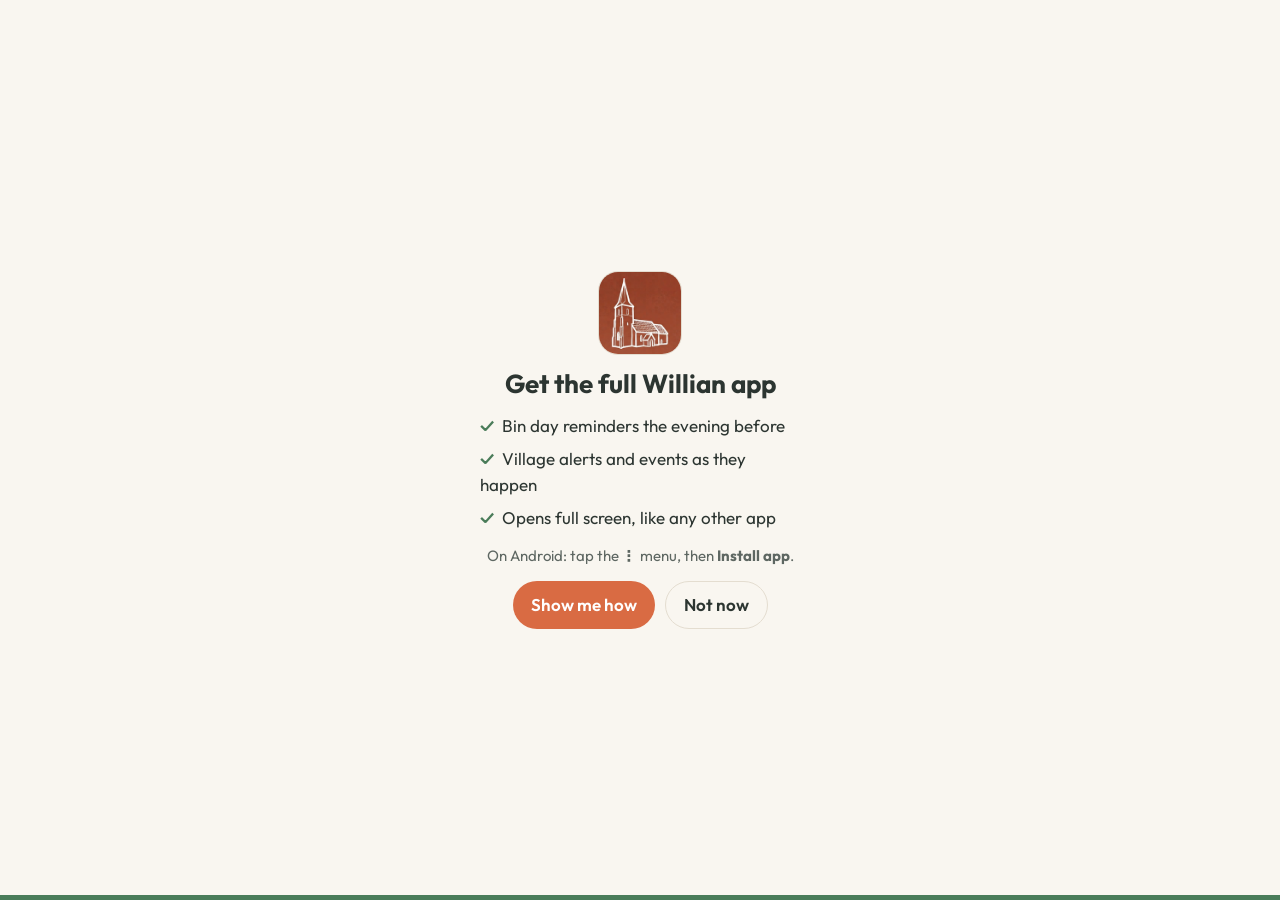
<file: index.html>
<!DOCTYPE html>
<html lang="en">
<head>
<meta charset="utf-8">
<meta name="viewport" content="width=device-width, initial-scale=1, viewport-fit=cover">
<meta name="theme-color" content="#F9F6F0">
<link rel="manifest" href="manifest.json">
<link rel="icon" href="icons/favicon-32.png">
<link rel="apple-touch-icon" href="icons/apple-touch-icon.png">
<meta name="apple-mobile-web-app-capable" content="yes">
<meta name="apple-mobile-web-app-title" content="Willian">
<link rel="preconnect" href="https://fonts.googleapis.com">
<link rel="preconnect" href="https://fonts.gstatic.com" crossorigin>
<link rel="stylesheet" href="https://fonts.googleapis.com/css2?family=Outfit:wght@400;500;600;700;800&display=swap">
<link rel="stylesheet" href="css/app.css">
<script src="js/theme.js"></script>
<title>Willian</title>
</head>
<body>
<header class="bar"><div class="bar-in">
  <a class="brand" href="./"><img src="icons/icon-192.png" alt="" width="34" height="34"><span>Willian</span></a>
  <!-- Admin-only: hidden unless this phone has signed in on admin.html -->
  <a class="ib admin" id="admin" href="admin.html" aria-label="Admin" hidden>!</a>
  <a class="ib" href="profile.html" aria-label="Profile"><svg viewBox="0 0 24 24" fill="none" stroke="currentColor" stroke-width="1.8" stroke-linecap="round" aria-hidden="true"><circle cx="12" cy="8" r="4"/><path d="M4 21a8 8 0 0 1 16 0"/></svg></a>
  <a class="ib" href="settings.html" aria-label="Settings"><svg viewBox="0 0 24 24" fill="none" stroke="currentColor" stroke-width="1.8" stroke-linecap="round" stroke-linejoin="round" aria-hidden="true"><circle cx="12" cy="12" r="3"/><path d="M19.4 15a1.7 1.7 0 0 0 .3 1.8l.1.1a2 2 0 1 1-2.8 2.8l-.1-.1a1.7 1.7 0 0 0-1.8-.3 1.7 1.7 0 0 0-1 1.5V21a2 2 0 1 1-4 0v-.1a1.7 1.7 0 0 0-1.1-1.5 1.7 1.7 0 0 0-1.8.3l-.1.1a2 2 0 1 1-2.8-2.8l.1-.1a1.7 1.7 0 0 0 .3-1.8 1.7 1.7 0 0 0-1.5-1H3a2 2 0 1 1 0-4h.1a1.7 1.7 0 0 0 1.5-1.1 1.7 1.7 0 0 0-.3-1.8l-.1-.1a2 2 0 1 1 2.8-2.8l.1.1a1.7 1.7 0 0 0 1.8.3H9a1.7 1.7 0 0 0 1-1.5V3a2 2 0 1 1 4 0v.1a1.7 1.7 0 0 0 1 1.5 1.7 1.7 0 0 0 1.8-.3l.1-.1a2 2 0 1 1 2.8 2.8l-.1.1a1.7 1.7 0 0 0-.3 1.8V9a1.7 1.7 0 0 0 1.5 1H21a2 2 0 1 1 0 4h-.1a1.7 1.7 0 0 0-1.5 1z"/></svg></a>
  <a class="ib" href="about.html" aria-label="About us"><svg viewBox="0 0 24 24" aria-hidden="true" style="fill:none"><path d="M2 15l4.5-4.5L11 15" stroke="#4A7C59" stroke-width="2.4" stroke-linecap="round" stroke-linejoin="round"/><path d="M7 12.5l5-6 5 6" stroke="#D96B43" stroke-width="2.4" stroke-linecap="round" stroke-linejoin="round"/><path d="M13 15l4.5-4.5L22 15" stroke="#E8A838" stroke-width="2.4" stroke-linecap="round" stroke-linejoin="round"/><circle cx="12" cy="17.5" r="2" fill="#E8A838"/></svg></a>
</div></header>

<main class="wrap">
  <a class="banner" id="inst" href="install.html" hidden>
    <svg viewBox="0 0 24 24" width="24" height="24" fill="none" stroke="currentColor" stroke-width="1.8" stroke-linecap="round" stroke-linejoin="round" aria-hidden="true"><path d="M12 3v12M7 10l5 5 5-5M5 21h14"/></svg>
    <b>Add Willian to your home screen</b>
    <button class="x" id="instx" aria-label="Hide">&times;</button>
  </a>
  <nav class="grid" id="grid" aria-label="Willian"></nav>
  <p class="ver" id="ver"></p>
</main>

<script src="js/data.js"></script>
<script>
document.getElementById('grid').innerHTML = PLACES.filter(p => !p.hidden).map(p =>
  '<a class="tile' + (p.id === 'yourway' ? ' yay' : '') + (p.photo ? ' photo' : '') + '"' + (p.photo ? ' style="--photo:url(' + new URL(p.photo, location.href).href + ')"' : '') + ' href="place.html?p=' + p.id + '">' + svg(p.id) + '<b>' + p.name + '</b></a>').join('');
document.getElementById('ver').textContent = 'v' + VERSION;
// Install nudge: only in a normal browser tab, until dismissed
const standalone = matchMedia('(display-mode: standalone)').matches || navigator.standalone;
let hid = false; try { hid = localStorage.getItem('willian.instHidden') === '1'; if (localStorage.getItem('willian.admin') === '1') document.getElementById('admin').hidden = false; } catch (e) {}
if (!standalone && !hid) document.getElementById('inst').hidden = false;
document.getElementById('instx').onclick = e => {
  e.preventDefault(); document.getElementById('inst').hidden = true;
  try { localStorage.setItem('willian.instHidden', '1'); } catch (err) {}
};
// Install splash: people using Willian in a normal browser tab (not from the home screen) get a 4-second "get the full app" screen
// with what they would miss. Skipped for installed phones, the admin, and after 5 showings. Add ?splash=1 to the address to preview it.
(function () {
  const force = new URLSearchParams(location.search).has('splash');
  if (standalone && !force) return;
  try {
    if (!force) {
      if (localStorage.getItem('willian.installSent') === '1' || localStorage.getItem('willian.admin') === '1') return;
      if (sessionStorage.getItem('willian.splashShown') === '1') return;
      const n = +localStorage.getItem('willian.splashCount') || 0;
      if (n >= 5) return;
      localStorage.setItem('willian.splashCount', String(n + 1));
    }
    sessionStorage.setItem('willian.splashShown', '1');
  } catch (e) {}
  const ios = /iPhone|iPad|iPod/.test(navigator.userAgent) || (navigator.platform === 'MacIntel' && navigator.maxTouchPoints > 1);
  const how = ios ? 'On iPhone: tap <b>Share</b>, then <b>Add to Home Screen</b>.' : 'On Android: tap the <b>&#8942;</b> menu, then <b>Install app</b>.';
  const el = document.createElement('div');
  el.id = 'splash'; el.setAttribute('role', 'dialog'); el.setAttribute('aria-label', 'Get the full Willian app');
  el.innerHTML = '<img src="icons/icon-192.png" alt="" width="84" height="84">'
    + '<h2>Get the full Willian app</h2>'
    + '<ul><li>Bin day reminders the evening before</li><li>Village alerts and events as they happen</li><li>Opens full screen, like any other app</li></ul>'
    + '<p class="how">' + how + '</p>'
    + '<div class="btns"><a class="btn terra" href="install.html" id="splashgo">Show me how</a><button class="btn ghost" id="splashx">Not now</button></div>'
    + '<div class="timer"><i></i></div>';
  document.body.appendChild(el);
  let t = setTimeout(close, 4000);
  function close() { clearTimeout(t); el.classList.add('out'); setTimeout(() => el.remove(), 350); }
  document.getElementById('splashx').onclick = close;
  document.getElementById('splashgo').onclick = () => clearTimeout(t);
})();
// Loads the database code on demand (villagers browsing the home screen never download it unless it is needed)
let dbP; const loadDb = () => dbP || (dbP = (async () => {
  const load = src => new Promise((ok, no) => { const s = document.createElement('script'); s.src = src; s.onload = ok; s.onerror = no; document.head.appendChild(s); });
  await load('https://cdn.jsdelivr.net/npm/@supabase/supabase-js@2'); await load('js/db.js');
})());
// Admin only: red badge on "!" counting what's waiting (ideas, messages, tradespeople). Loads the database code
// only when this phone is signed in as admin, so villagers never download it on the home screen.
(async () => {
  let isAdm = false; try { isAdm = localStorage.getItem('willian.admin') === '1'; } catch (e) {}
  if (!isAdm) return;
  const load = src => new Promise((ok, no) => { const s = document.createElement('script'); s.src = src; s.onload = ok; s.onerror = no; document.head.appendChild(s); });
  try {
    await loadDb();
    if (!(await isAdmin())) return;
    const n = async t => (await sb.from(t).select('id', { count: 'exact', head: true }).eq('village', VILLAGE).eq('status', 'pending')).count || 0;
    const drafts = (await sb.from('digests').select('id', { count: 'exact', head: true }).eq('village', VILLAGE).eq('status', 'draft')).count || 0;
    const total = drafts + (await Promise.all(['requests', 'posts', 'trades'].map(n))).reduce((a, b) => a + b, 0);
    if (total) {
      const b = document.createElement('span'); b.className = 'badge'; b.textContent = total > 9 ? '9+' : total;
      document.getElementById('admin').appendChild(b);
      document.getElementById('admin').setAttribute('aria-label', 'Admin, ' + total + ' waiting');
    }
    if (navigator.setAppBadge) { total ? navigator.setAppBadge(total) : navigator.clearAppBadge(); }
  } catch (e) {}
})();
// First time this phone opens the app from its home screen (an installed copy): record it once, so the admin gets an alert.
(async () => {
  const installed = matchMedia('(display-mode: standalone)').matches || navigator.standalone === true;
  if (!installed) return;
  try { if (localStorage.getItem('willian.installSent') === '1') return; } catch (e) { return; }
  try {
    await loadDb();
    const me = await ensureUser(), ua = navigator.userAgent;
    const platform = /iPhone|iPad|iPod/.test(ua) ? 'ios' : /Android/.test(ua) ? 'android' : 'other';
    const { error } = await sb.from('installs').upsert({ user_id: me.id, platform }, { onConflict: 'user_id', ignoreDuplicates: true });
    if (!error) localStorage.setItem('willian.installSent', '1');
  } catch (e) {}
})();
if ('serviceWorker' in navigator) navigator.serviceWorker.register('sw.js').catch(() => {});
</script>
</body>
</html>
</file>
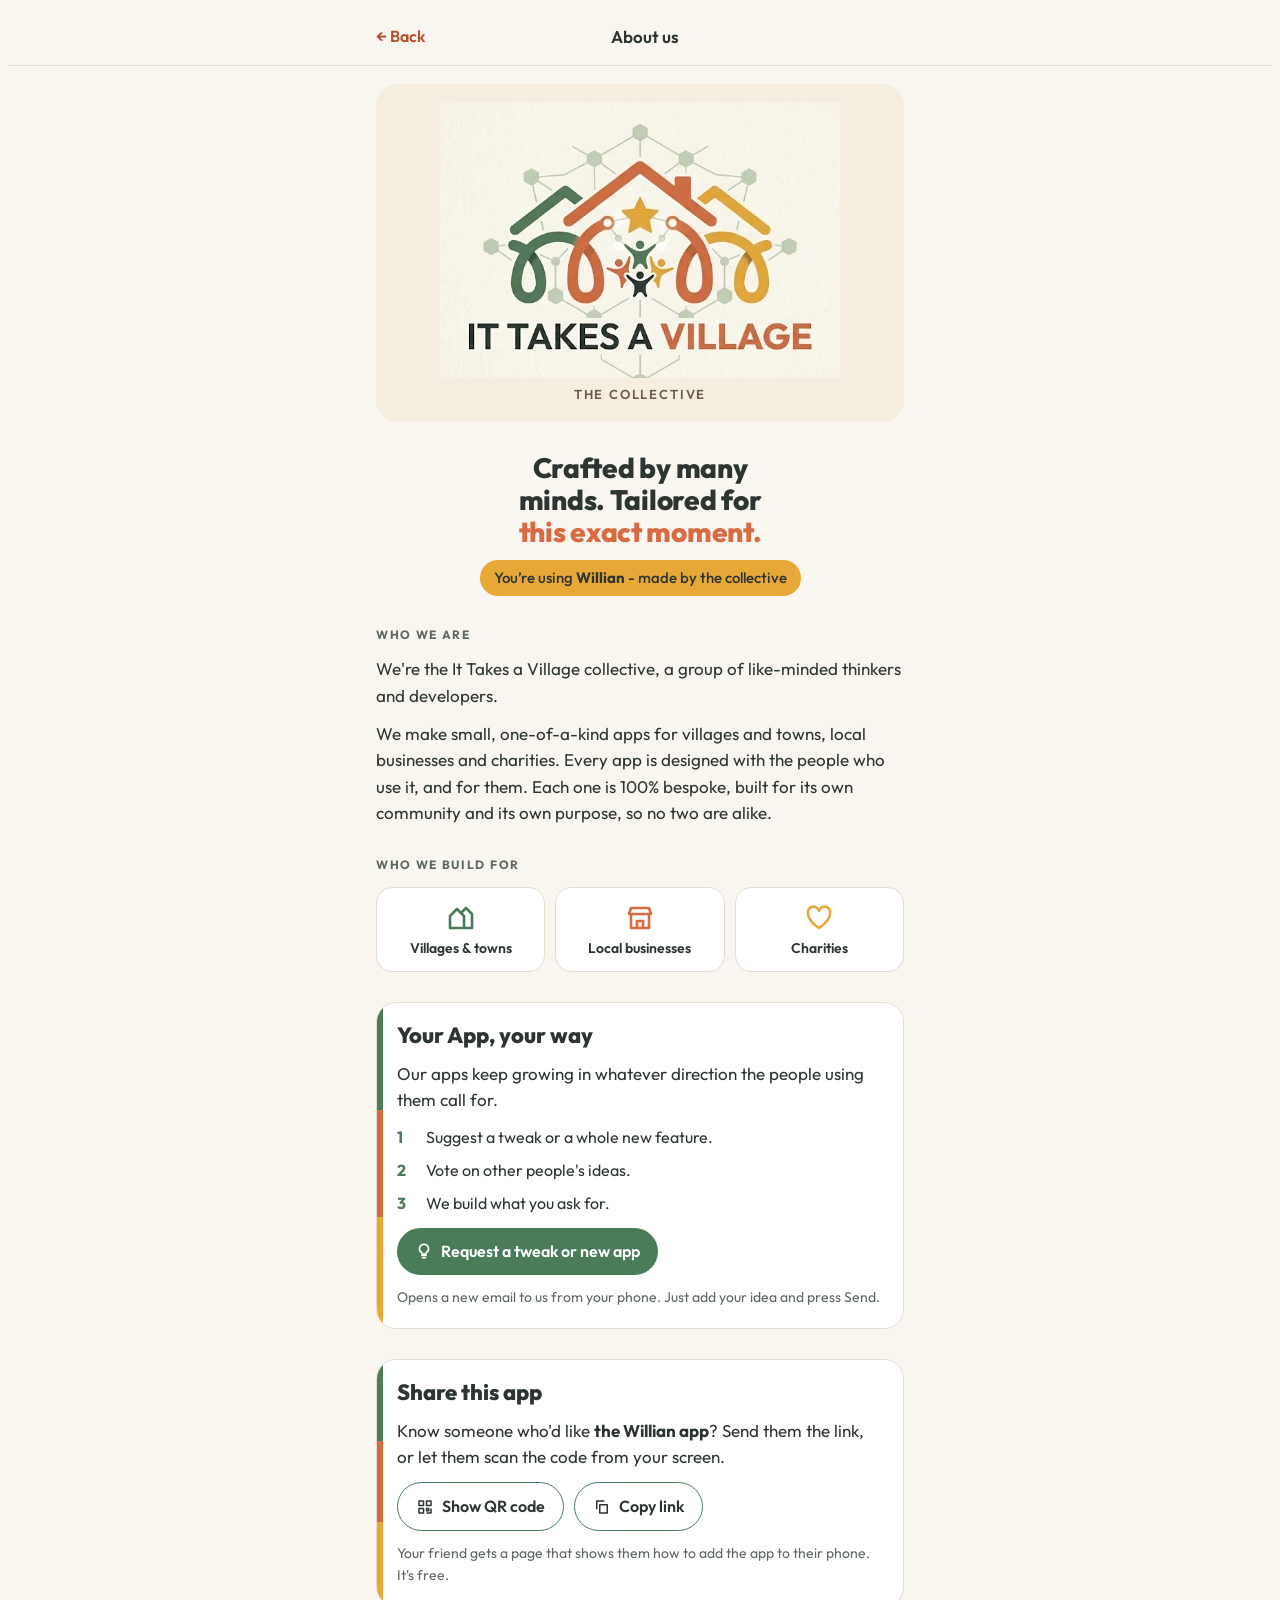
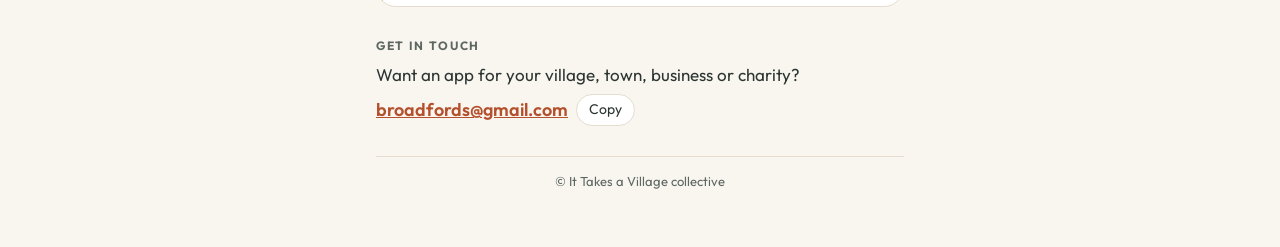
<file: about.html>
<!DOCTYPE html>
<html lang="en">
<head>
<meta charset="utf-8">
<meta name="viewport" content="width=device-width, initial-scale=1, viewport-fit=cover">
<meta name="theme-color" content="#F9F6F0">
<title>About us · Willian</title>
<link rel="icon" href="icons/favicon-32.png">
<script src="js/theme.js"></script>
<link rel="preconnect" href="https://fonts.googleapis.com">
<link rel="preconnect" href="https://fonts.gstatic.com" crossorigin>
<link rel="stylesheet" href="https://fonts.googleapis.com/css2?family=Outfit:wght@400;500;600;700;800&display=swap">
<style>
/* Layout: in-app About screen; one phone column; cream logo plaque, then story, who-we-build-for trio, Your-App-your-way panel, contact */
:root{
  --cream:#F9F6F0; --plaque:#F4EDE0; --surface:#FFFFFF; --ink:#2C3531; --muted:#5E6762; --line:#E4DDD0;
  --terra:#D96B43; --terra-ink:#B4502C; --sage:#4A7C59; --gold:#E8A838;
  --on-terra:#FFFFFF; --on-sage:#FFFFFF; --on-gold:#2C3531;
  --font:"Outfit", system-ui, -apple-system, "Segoe UI", sans-serif;
}
@media (prefers-color-scheme: dark){:root:not([data-theme="light"]){
  --cream:#1E2421; --surface:#2C3531; --ink:#F1ECE2; --muted:#AEB7B1; --line:#3B4540;
  --terra:#E8825C; --terra-ink:#F0956F; --sage:#7FB28E; --gold:#EDB653;
  --on-terra:#1E2421; --on-sage:#1E2421; --on-gold:#1E2421; color-scheme:dark}}
:root[data-theme="dark"]{
  --cream:#1E2421; --surface:#2C3531; --ink:#F1ECE2; --muted:#AEB7B1; --line:#3B4540;
  --terra:#E8825C; --terra-ink:#F0956F; --sage:#7FB28E; --gold:#EDB653;
  --on-terra:#1E2421; --on-sage:#1E2421; --on-gold:#1E2421; color-scheme:dark}

*{box-sizing:border-box}
body{background:var(--cream);color:var(--ink);font-family:var(--font);font-size:17px;line-height:1.55}
h1,h2,h3{margin:0;font-weight:700;line-height:1.15;text-wrap:balance}
p{margin:0}
button,a{font:inherit}
:focus-visible{outline:3px solid var(--terra);outline-offset:2px;border-radius:6px}

.bar{position:sticky;top:env(safe-area-inset-top,0px);z-index:2;background:var(--cream);border-bottom:1px solid var(--line)}
.bar-in{max-width:560px;margin:0 auto;padding:10px 16px;display:flex;align-items:center;gap:12px}
.back{background:none;border:0;color:var(--terra-ink);font-weight:600;font-size:16px;padding:6px 0;cursor:pointer}
.bar h1{font-size:17px;font-weight:600;flex:1;text-align:center;margin-right:52px}

.wrap{max-width:560px;margin:0 auto;padding-inline:16px;padding-block:18px 48px;display:flex;flex-direction:column;gap:30px}

.plaque{background:var(--plaque);border-radius:22px;padding:18px 12px 8px;display:flex;flex-direction:column;align-items:center;gap:6px}
.plaque img{width:100%;max-width:400px;height:auto;display:block;
  -webkit-mask-image:radial-gradient(ellipse 88% 82% at 50% 50%,#000 76%,transparent 100%);
          mask-image:radial-gradient(ellipse 88% 82% at 50% 50%,#000 76%,transparent 100%)}
.tag{font-size:13px;letter-spacing:.14em;text-transform:uppercase;color:#6B5E4A;font-weight:600;padding-bottom:10px}

.hero{display:flex;flex-direction:column;gap:12px;text-align:center;align-items:center}
.hero h2{font-size:28px;font-weight:800;letter-spacing:-.01em;max-width:18ch}
.hero h2 em{font-style:normal;color:var(--terra)}
.using{display:inline-block;background:var(--gold);color:var(--on-gold);border-radius:999px;padding:6px 14px;font-size:15px;font-weight:500}
.using b{font-weight:700}

.story{display:flex;flex-direction:column;gap:12px}
.story p:first-child{font-size:19px;font-weight:500}
.eyebrow{font-size:12px;letter-spacing:.14em;text-transform:uppercase;font-weight:700;color:var(--muted)}

.trio{display:grid;grid-template-columns:repeat(3,minmax(0,1fr));gap:10px}
.trio div{background:var(--surface);border:1px solid var(--line);border-radius:16px;padding:14px 10px;display:flex;flex-direction:column;align-items:center;gap:8px;text-align:center;font-size:14px;font-weight:600;line-height:1.25}
.trio svg{width:30px;height:30px}
@media (max-width:360px){.trio{grid-template-columns:1fr}.trio div{flex-direction:row;text-align:left}}

.yay{background:var(--surface);border:1px solid var(--line);border-radius:20px;padding:20px;display:flex;flex-direction:column;gap:12px;position:relative;overflow:hidden}
.yay::before{content:"";position:absolute;inset:0 auto 0 0;width:6px;background:linear-gradient(var(--sage) 0 33%,var(--terra) 33% 66%,var(--gold) 66%)}
.yay h3{font-size:22px;font-weight:800}
.yay ol{margin:0;padding:0;list-style:none;display:flex;flex-direction:column;gap:8px;font-size:16px}
.yay li{display:flex;gap:10px;align-items:baseline}
.yay li span{flex:none;font-weight:700;color:var(--sage);min-width:1.2em}
.pill{align-self:flex-start;display:inline-flex;align-items:center;gap:8px;background:var(--sage);color:var(--on-sage);border:0;border-radius:999px;padding:11px 18px;font-weight:600;font-size:16px;text-decoration:none;cursor:pointer}
.pill svg{width:18px;height:18px}
.hint{font-size:14px;color:var(--muted)}

/* Share this app: native share sheet, QR on screen, copy link */
.share-btns{display:flex;flex-wrap:wrap;gap:10px}
.pill.alt{background:var(--surface);color:var(--ink);border:1.5px solid var(--sage)}
.qr-ov{position:fixed;inset:0;z-index:10;background:rgba(20,25,22,.72);display:flex;align-items:center;justify-content:center;padding:16px}
.qr-ov[hidden],.share[hidden],.pill[hidden]{display:none}
.qr-card{background:var(--surface);color:var(--ink);border-radius:22px;padding:22px;max-width:340px;width:100%;display:flex;flex-direction:column;align-items:center;gap:12px;text-align:center}
.qr-card h3{font-size:21px;font-weight:800}
.qr-card img{width:100%;max-width:260px;height:auto;border-radius:10px;background:#fff}
.qr-card .pill{align-self:center}

.contact{display:flex;flex-direction:column;gap:6px}
.contact .row{display:flex;flex-wrap:wrap;align-items:center;gap:8px}
.contact a{color:var(--terra-ink);font-weight:600;font-size:18px;user-select:all;word-break:break-all}
.copy{border:1px solid var(--line);background:var(--surface);color:var(--ink);border-radius:999px;padding:4px 12px;font-size:14px;cursor:pointer}

footer{border-top:1px solid var(--line);padding-top:14px;font-size:13px;color:var(--muted);text-align:center}
</style>
</head>
<body>
<!-- Shared It Takes a Village collective About Us page. Master copy lives in _assets/it-takes-a-village/about.html; per app only APP_NAME and BACK_URL differ. -->

<header class="bar"><div class="bar-in">
  <button class="back" id="back">← Back</button>
  <h1>About us</h1>
</div></header>

<main class="wrap">
  <div class="plaque">
    <img src="assets/collective-logo.webp" alt="It Takes a Village logo: three rooftops in green, terracotta and gold, joined by figures of people under a star" width="580" height="400">
    <div class="tag">The collective</div>
  </div>

  <section class="hero">
    <h2>Crafted by many minds. Tailored for <em>this exact moment.</em></h2>
    <div class="using" id="using"></div>
  </section>

  <section class="story" aria-labelledby="who">
    <span class="eyebrow" id="who">Who we are</span>
    <p>We're the It Takes a Village collective, a group of like-minded thinkers and developers.</p>
    <p>We make small, one-of-a-kind apps for villages and towns, local businesses and charities. Every app is designed with the people who use it, and for them. Each one is 100% bespoke, built for its own community and its own purpose, so no two are alike.</p>
  </section>

  <section class="story" aria-labelledby="for">
    <span class="eyebrow" id="for">Who we build for</span>
    <div class="trio">
      <div><svg viewBox="0 0 30 30" aria-hidden="true"><path d="M4 26V14l7-7 7 7v12z" fill="none" stroke="var(--sage)" stroke-width="2.6" stroke-linejoin="round"/><path d="M15 11l5-5 6 6v14h-8" fill="none" stroke="var(--sage)" stroke-width="2.6" stroke-linejoin="round"/></svg>Villages &amp; towns</div>
      <div><svg viewBox="0 0 30 30" aria-hidden="true"><path d="M4 12h22l-2-6H6z M6 12v14h18V12" fill="none" stroke="var(--terra)" stroke-width="2.6" stroke-linejoin="round"/><path d="M12 26v-7h6v7" fill="none" stroke="var(--terra)" stroke-width="2.6" stroke-linejoin="round"/></svg>Local businesses</div>
      <div><svg viewBox="0 0 30 30" aria-hidden="true"><path d="M15 26S4 19 4 11.5A5.5 5.5 0 0 1 15 9a5.5 5.5 0 0 1 11 2.5C26 19 15 26 15 26z" fill="none" stroke="var(--gold)" stroke-width="2.6" stroke-linejoin="round"/></svg>Charities</div>
    </div>
  </section>

  <section class="yay" aria-labelledby="yay-h">
    <h3 id="yay-h">Your App, your way</h3>
    <p>Our apps keep growing in whatever direction the people using them call for.</p>
    <ol>
      <li><span>1</span>Suggest a tweak or a whole new feature.</li>
      <li><span>2</span>Vote on other people's ideas.</li>
      <li><span>3</span>We build what you ask for.</li>
    </ol>
    <a class="pill" id="req" href="mailto:broadfords@gmail.com"><svg viewBox="0 0 24 24" aria-hidden="true"><path d="M9 18h6M10 21h4M12 3a6 6 0 0 0-3.5 10.9c.6.5 1 1.2 1 2.1h5c0-.9.4-1.6 1-2.1A6 6 0 0 0 12 3z" fill="none" stroke="currentColor" stroke-width="2" stroke-linecap="round" stroke-linejoin="round"/></svg>Request a tweak or new app</a>
    <p class="hint">Opens a new email to us from your phone. Just add your idea and press Send.</p>
  </section>

  <section class="yay share" aria-labelledby="sh-h">
    <h3 id="sh-h">Share this app</h3>
    <p>Know someone who'd like <b id="sh-app"></b>? Send them the link, or let them scan the code from your screen.</p>
    <div class="share-btns">
      <button class="pill" id="sh-send" hidden><svg viewBox="0 0 24 24" aria-hidden="true"><path d="M12 15V3M8 7l4-4 4 4M5 12v8h14v-8" fill="none" stroke="currentColor" stroke-width="2" stroke-linecap="round" stroke-linejoin="round"/></svg>Send to a friend</button>
      <button class="pill alt" id="sh-qr"><svg viewBox="0 0 24 24" aria-hidden="true"><path d="M4 4h6v6H4zM14 4h6v6h-6zM4 14h6v6H4zM14 14h3v3h-3zM20 14v6h-6" fill="none" stroke="currentColor" stroke-width="2" stroke-linejoin="round"/></svg>Show QR code</button>
      <button class="pill alt" id="sh-copy"><svg viewBox="0 0 24 24" aria-hidden="true"><path d="M9 9h10v11H9zM5 15V4h10" fill="none" stroke="currentColor" stroke-width="2" stroke-linejoin="round"/></svg><span>Copy link</span></button>
    </div>
    <p class="hint">Your friend gets a page that shows them how to add the app to their phone. It's free.</p>
  </section>

  <section class="contact" aria-labelledby="ct">
    <span class="eyebrow" id="ct">Get in touch</span>
    <p>Want an app for your village, town, business or charity?</p>
    <div class="row"><a href="mailto:broadfords@gmail.com" id="email">broadfords@gmail.com</a><button class="copy" id="copy">Copy</button></div>
  </section>

  <footer>© It Takes a Village collective</footer>
</main>

<div class="qr-ov" id="qr-ov" hidden role="dialog" aria-modal="true" aria-labelledby="qr-t">
  <div class="qr-card">
    <h3 id="qr-t">Scan to get the app</h3>
    <img src="assets/share-qr.svg" alt="QR code that opens the It Takes a Village page for adding this app" width="260" height="260">
    <p class="hint">Ask your friend to point their phone camera at this code.</p>
    <button class="pill" id="qr-close">Done</button>
  </div>
</div>

<script>
const APP_NAME = 'Willian';
const BACK_URL = './';
document.getElementById('using').innerHTML = 'You’re using <b></b> - made by the collective';
document.querySelector('#using b').textContent = APP_NAME;
// Option 1 (for now): email. Option 2 (later): open the app's "Your App, your way" request list instead.
document.getElementById('req').href = 'mailto:broadfords@gmail.com?subject=' + encodeURIComponent('Idea for ' + APP_NAME)
  + '&body=' + encodeURIComponent('My idea for ' + APP_NAME + ' is: ');
document.getElementById('back').onclick = () => { if (history.length > 1) history.back(); else location.href = BACK_URL; };
// Share this app. The link goes to the collective hub (it detects the phone and shows the install steps);
// ?from= lets the hub put this app first. Keep SHARE_URL in step with assets/share-qr.svg.
const SHARE_URL = 'https://ittakesavillagecollective.co.uk/?from=willian';
const SHARE_TEXT = 'I use the ' + APP_NAME + ' app and thought you might like it. It is free. Get it here:';
document.getElementById('sh-app').textContent = 'the ' + APP_NAME + ' app';
const shSend = document.getElementById('sh-send'), shCopy = document.getElementById('sh-copy'), qrOv = document.getElementById('qr-ov');
if (navigator.share) {
  shSend.hidden = false;
  shSend.onclick = () => { navigator.share({ title: APP_NAME + ' app', text: SHARE_TEXT, url: SHARE_URL }).catch(() => {}); };
}
shCopy.onclick = () => {
  const label = shCopy.querySelector('span'), done = () => { label.textContent = 'Copied'; setTimeout(() => label.textContent = 'Copy link', 1500); };
  try { navigator.clipboard.writeText(SHARE_URL).then(done, () => { label.textContent = SHARE_URL; }); } catch (e) { label.textContent = SHARE_URL; }
};
document.getElementById('sh-qr').onclick = () => { qrOv.hidden = false; document.getElementById('qr-close').focus(); };
const closeQr = () => { qrOv.hidden = true; };
document.getElementById('qr-close').onclick = closeQr;
qrOv.onclick = e => { if (e.target === qrOv) closeQr(); };
document.addEventListener('keydown', e => { if (e.key === 'Escape') closeQr(); });

document.getElementById('copy').onclick = () => {
  const b = document.getElementById('copy'), done = () => { b.textContent = 'Copied'; setTimeout(() => b.textContent = 'Copy', 1500); };
  const sel = () => { const r = document.createRange(); r.selectNodeContents(document.getElementById('email')); const s = getSelection(); s.removeAllRanges(); s.addRange(r); };
  try { navigator.clipboard.writeText('broadfords@gmail.com').then(done, sel); } catch (e) { sel(); }
};
</script>
</body>
</html>
</file>
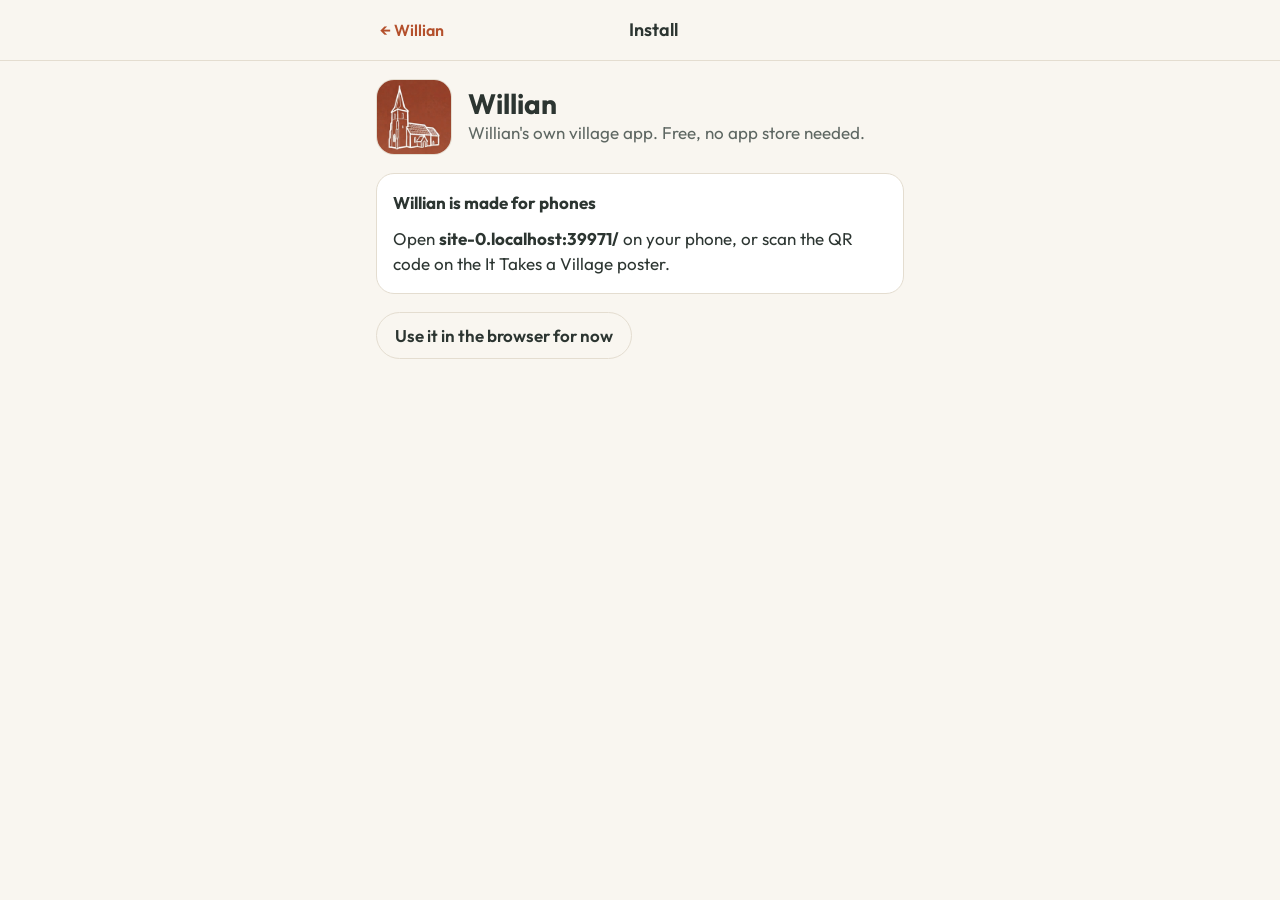
<file: install.html>
<!DOCTYPE html>
<html lang="en">
<head>
<meta charset="utf-8">
<meta name="viewport" content="width=device-width, initial-scale=1, viewport-fit=cover">
<meta name="theme-color" content="#F9F6F0">
<link rel="manifest" href="manifest.json">
<link rel="icon" href="icons/favicon-32.png">
<link rel="apple-touch-icon" href="icons/apple-touch-icon.png">
<meta name="apple-mobile-web-app-capable" content="yes">
<meta name="apple-mobile-web-app-title" content="Willian">
<link rel="preconnect" href="https://fonts.googleapis.com">
<link rel="preconnect" href="https://fonts.gstatic.com" crossorigin>
<link rel="stylesheet" href="https://fonts.googleapis.com/css2?family=Outfit:wght@400;500;600;700;800&display=swap">
<link rel="stylesheet" href="css/app.css">
<script src="js/theme.js"></script>
<title>Install Willian</title>
<style>
.appcard{display:flex;align-items:center;gap:16px}
.appcard img{width:76px;height:76px;border-radius:18px;border:1px solid var(--line)}
.appcard h2{font-size:28px}
ol.steps{margin:0;padding:0;list-style:none;display:flex;flex-direction:column;gap:14px}
ol.steps li{display:flex;gap:12px;align-items:flex-start}
ol.steps li>span{flex:none;width:30px;height:30px;border-radius:50%;background:var(--sage);color:var(--on-sage);display:grid;place-items:center;font-weight:700}
ol.steps svg{width:20px;height:20px;vertical-align:-4px;color:var(--terra-ink)}
.warn{background:var(--gold);color:var(--on-gold);border-color:var(--gold)}
.warn .btn{background:var(--ink);color:var(--cream)}
</style>
</head>
<body>
<header class="bar"><div class="bar-in">
  <a class="back" href="./">&larr; Willian</a>
  <h1>Install</h1>
</div></header>
<main class="wrap">
  <div class="appcard"><img src="icons/icon-192.png" alt="Willian app icon"><div><h2>Willian</h2><p class="muted">Willian's own village app. Free, no app store needed.</p></div></div>

  <!-- Opened inside Facebook / Instagram / Messenger etc: these can't install apps -->
  <section class="card warn" id="inapp" hidden>
    <b>Open this page in <span class="brw">your browser</span> first</b>
    <p>You've opened it inside another app, which can't add Willian to your home screen. Tap the <b>&middot;&middot;&middot;</b> menu and choose <b>Open in <span class="brw">browser</span></b>, or copy the link and paste it into <span class="brw">your browser</span>.</p>
    <div class="btns"><button class="btn" id="copy">Copy link</button></div>
  </section>

  <section class="card" id="android" hidden>
    <b>Add Willian to your phone</b>
    <div class="btns"><button class="btn terra" id="go" hidden>Install Willian</button></div>
    <ol class="steps" id="amanual">
      <li><span>1</span><p>Tap the <b>&#8942;</b> menu at the top right of Chrome.</p></li>
      <li><span>2</span><p>Tap <b>Install app</b> (or <b>Add to Home screen</b>).</p></li>
      <li><span>3</span><p>Tap <b>Install</b>. Willian appears with your other apps.</p></li>
    </ol>
  </section>

  <section class="card" id="ios" hidden>
    <b>Add Willian to your iPhone</b>
    <ol class="steps">
      <li><span>1</span><p>Tap the <b>Share</b> button <svg viewBox="0 0 24 24" fill="none" stroke="currentColor" stroke-width="2" stroke-linecap="round" stroke-linejoin="round" aria-label="Share icon"><path d="M12 3v12M8 7l4-4 4 4M6 11H5v10h14V11h-1"/></svg> at the bottom of Safari. On an iPad, or in Chrome, it&rsquo;s at the top right.</p></li>
      <li><span>2</span><p>Scroll down and tap <b>Add to Home Screen</b>. If you can&rsquo;t see it, tap <b>View More</b> first.</p></li>
      <li><span>3</span><p>Tap <b>Add</b>. Willian appears on your home screen.</p></li>
    </ol>
    <p class="note">Opening Willian from the home screen keeps your settings safe. iPhones clear website data that isn't added to the home screen.</p>
  </section>

  <section class="card" id="desk" hidden>
    <b>Willian is made for phones</b>
    <p>Open <b id="url"></b> on your phone, or scan the QR code on the It Takes a Village poster.</p>
  </section>

  <section class="card" id="done" hidden><b>Willian is installed</b><p>Open it from your home screen.</p></section>

  <div class="btns"><a class="btn ghost" href="./">Use it in the browser for now</a></div>
</main>

<script>
const ua = navigator.userAgent;
const show = id => document.getElementById(id).hidden = false;
const ios = /iPhone|iPad|iPod/.test(ua) || (navigator.platform === 'MacIntel' && navigator.maxTouchPoints > 1);
const android = /Android/.test(ua);
const inApp = /FBAN|FBAV|FB_IAB|Instagram|Messenger|Line\/|Snapchat|TikTok|; wv\)/.test(ua);
const standalone = matchMedia('(display-mode: standalone)').matches || navigator.standalone;
document.getElementById('url').textContent = location.host + location.pathname.replace(/install\.html$/, '');

if (standalone) location.replace('./');
else if (inApp) {
  document.querySelectorAll('.brw').forEach(s => s.textContent = ios ? 'Safari' : 'Chrome');
  show('inapp');
} else if (ios) show('ios');
else if (android) show('android');
else show('desk');

// Copy link (for in-app browsers)
document.getElementById('copy').onclick = () => {
  const link = location.origin + location.pathname.replace(/install\.html$/, '') + 'install.html', b = document.getElementById('copy');
  const done = () => { b.textContent = 'Copied'; setTimeout(() => b.textContent = 'Copy link', 1500); };
  try { navigator.clipboard.writeText(link).then(done, () => prompt('Copy this link:', link)); } catch (e) { prompt('Copy this link:', link); }
};

// Android / Chrome: one-tap install when the browser offers it
let deferred;
addEventListener('beforeinstallprompt', e => {
  e.preventDefault(); deferred = e;
  if (!inApp) { document.getElementById('desk').hidden = true; show('android'); }
  document.getElementById('go').hidden = false;
  document.getElementById('amanual').hidden = true;
});
document.getElementById('go').onclick = async () => {
  if (!deferred) return;
  deferred.prompt();
  const r = await deferred.userChoice; deferred = null;
  if (r.outcome === 'accepted') { document.getElementById('android').hidden = true; show('done'); }
};
addEventListener('appinstalled', () => { document.getElementById('android').hidden = true; show('done'); });
if ('serviceWorker' in navigator) navigator.serviceWorker.register('sw.js').catch(() => {});
</script>
</body>
</html>
</file>
<file: css/app.css>
/* Willian app: shared styles. Collective brand: Outfit, Gemini palette; tokens redefined for dark mode. */
:root{
  --cream:#F9F6F0; --plaque:#F4EDE0; --surface:#FFFFFF; --ink:#2C3531; --muted:#5E6762; --line:#E4DDD0;
  --terra:#D96B43; --terra-ink:#B4502C; --sage:#4A7C59; --sage-soft:#E6EEE8; --gold:#E8A838;
  --on-terra:#FFFFFF; --on-sage:#FFFFFF; --on-gold:#2C3531; --mark:none;
  --yay:#BF6E55; --on-yay:#FFFFFF; /* muted terracotta for the Your App, your way tile */
  --font:"Outfit", system-ui, -apple-system, "Segoe UI", sans-serif;
  --fs:17px;
}
@media (prefers-color-scheme: dark){:root:not([data-theme="light"]){
  --cream:#1E2421; --surface:#2C3531; --ink:#F1ECE2; --muted:#AEB7B1; --line:#3B4540;
  --terra:#E8825C; --terra-ink:#F0956F; --sage:#7FB28E; --sage-soft:#2F3F35; --gold:#EDB653;
  --on-terra:#1E2421; --on-sage:#1E2421; --on-gold:#1E2421; --mark:invert(1); --yay:#C98B74; --on-yay:#1E2421; color-scheme:dark}}
:root[data-theme="dark"]{
  --cream:#1E2421; --surface:#2C3531; --ink:#F1ECE2; --muted:#AEB7B1; --line:#3B4540;
  --terra:#E8825C; --terra-ink:#F0956F; --sage:#7FB28E; --sage-soft:#2F3F35; --gold:#EDB653;
  --on-terra:#1E2421; --on-sage:#1E2421; --on-gold:#1E2421; --mark:invert(1); --yay:#C98B74; --on-yay:#1E2421; color-scheme:dark}
:root[data-size="large"]{--fs:20px}

*{box-sizing:border-box}
[hidden]{display:none !important}
html{-webkit-text-size-adjust:100%}
body{margin:0;background:var(--cream);color:var(--ink);font-family:var(--font);font-size:var(--fs);line-height:1.5;
  padding-bottom:env(safe-area-inset-bottom,0px)}
h1,h2,h3{margin:0;font-weight:700;line-height:1.15;text-wrap:balance}
p{margin:0}
a{color:var(--terra-ink)}
button,a,input,textarea,select{font:inherit}
:focus-visible{outline:3px solid var(--terra);outline-offset:2px;border-radius:6px}

/* Top bar */
.bar{position:sticky;top:0;z-index:5;background:var(--cream);border-bottom:1px solid var(--line);padding-top:env(safe-area-inset-top,0px)}
.bar-in{max-width:560px;margin:0 auto;padding:8px 12px 8px 16px;display:flex;align-items:center;gap:6px;min-height:58px}
.brand{display:flex;align-items:center;gap:10px;flex:1;min-width:0;text-decoration:none;color:var(--ink)}
.brand img{height:34px;width:34px;border-radius:9px;flex:none}
.brand span{font-size:24px;font-weight:600;letter-spacing:.2px}
.ib{width:44px;height:44px;border-radius:12px;border:0;background:none;color:var(--ink);display:grid;place-items:center;cursor:pointer;text-decoration:none;flex:none}
.ib:hover{background:var(--sage-soft)}
.ib svg{width:24px;height:24px}
.ib.admin{position:relative;font-weight:800;font-size:22px;color:var(--terra-ink)}
.back{background:none;border:0;color:var(--terra-ink);font-weight:600;font-size:16px;padding:10px 4px;cursor:pointer;text-decoration:none}
.bar h1{font-size:18px;font-weight:600;flex:1;text-align:center;margin-right:56px}

.wrap{max-width:560px;margin:0 auto;padding:18px 16px 40px;display:flex;flex-direction:column;gap:18px}

/* Home grid */
.grid{display:grid;grid-template-columns:1fr 1fr;gap:12px}
.tile{display:flex;flex-direction:column;justify-content:space-between;gap:14px;min-height:112px;padding:14px;border-radius:18px;
  background:var(--surface);border:1px solid var(--line);color:var(--ink);text-decoration:none;box-shadow:0 1px 2px rgb(0 0 0 / .04)}
.tile:active{transform:scale(.98)}
.tile svg{width:30px;height:30px;color:var(--sage)}
.tile b{font-size:1.02em;font-weight:600;line-height:1.2}
.tile.yay{background:var(--yay);border-color:var(--yay);color:var(--on-yay)}
.tile.yay svg{color:var(--on-yay)}

.banner{display:flex;align-items:center;gap:12px;padding:12px 14px;border-radius:14px;background:var(--sage-soft);color:var(--ink);text-decoration:none}
.banner b{flex:1;font-weight:600}
.banner .x{background:none;border:0;color:var(--muted);font-size:22px;line-height:1;padding:4px 6px;cursor:pointer}
.ver{text-align:center;color:var(--muted);font-size:13px;margin-top:6px}

/* Cards & content */
.card{background:var(--surface);border:1px solid var(--line);border-radius:18px;padding:16px;display:flex;flex-direction:column;gap:10px}
.hero{display:flex;align-items:center;gap:14px}
.hero .ic{width:56px;height:56px;border-radius:16px;background:var(--sage-soft);display:grid;place-items:center;flex:none}
.hero .ic svg{width:32px;height:32px;color:var(--sage)}
.hero h2{font-size:26px}
.muted{color:var(--muted)}
.ph{color:var(--muted);font-style:italic}
/* info-only venue page: compact so it fits one phone screen */
.card.tight{gap:8px;padding:14px}
.card.tight p{margin:0;font-size:16px;line-height:1.4}
.card.tight dl.facts{grid-template-columns:62px 1fr;gap:5px 10px;font-size:14.5px;line-height:1.3}
.card.tight dl.facts dt{font-size:13.5px}
.card.tight dd{white-space:pre-line}
dl.facts{margin:0;display:grid;grid-template-columns:auto 1fr;gap:8px 14px}
dl.facts dt{color:var(--muted)}
dl.facts dd{margin:0;font-weight:500}
.btns{display:flex;flex-wrap:wrap;gap:10px}
.btn{display:inline-flex;align-items:center;justify-content:center;gap:8px;min-height:46px;padding:10px 18px;border-radius:999px;border:0;
  background:var(--sage);color:var(--on-sage);font-weight:600;text-decoration:none;cursor:pointer}
.btn.terra{background:var(--terra);color:var(--on-terra)}
.btn.ghost{background:none;color:var(--ink);border:1.5px solid var(--line)}
.btn[aria-disabled="true"]{opacity:.5;pointer-events:none}
.item{padding:12px 0;border-top:1px solid var(--line);display:flex;flex-direction:column;gap:2px}
.item:first-of-type{border-top:0;padding-top:0}
.item small{color:var(--muted)}
.badge{display:inline-block;font-size:12px;font-weight:600;padding:2px 9px;border-radius:999px;background:var(--gold);color:var(--on-gold);align-self:flex-start}
.note{font-size:14px;color:var(--muted)}

/* Forms */
label.f{display:flex;flex-direction:column;gap:6px;font-weight:600}
input[type=text],input[type=email],input[type=password],textarea{min-height:48px;padding:10px 14px;border-radius:12px;border:1.5px solid var(--line);background:var(--surface);color:var(--ink);font-weight:400}
.seg{display:flex;background:var(--sage-soft);border-radius:12px;padding:4px;gap:4px}
.seg button{flex:1;min-height:42px;border:0;border-radius:9px;background:none;color:var(--ink);font-weight:500;cursor:pointer}
.seg button[aria-pressed="true"]{background:var(--surface);font-weight:700;box-shadow:0 1px 3px rgb(0 0 0 / .12)}
.row{display:flex;justify-content:space-between;align-items:center;gap:10px}
textarea{resize:vertical;min-height:96px}

/* Requests & votes */
.req{gap:6px}
.req .row b{flex:1}
.chip{flex:none;font-size:12px;font-weight:600;padding:3px 10px;border-radius:999px;background:var(--sage-soft);color:var(--ink)}
.chip.s-pending{background:var(--gold);color:var(--on-gold)}
.chip.s-planned{background:var(--sage);color:var(--on-sage)}
.chip.s-building{background:var(--terra);color:var(--on-terra)}
.chip.s-done{background:var(--ink);color:var(--cream)}
.reply{font-size:.92em;padding:8px 12px;border-left:3px solid var(--sage);background:var(--sage-soft);border-radius:0 10px 10px 0}
.votes{display:flex;gap:8px;margin-top:4px}
.vote{min-height:40px;min-width:64px;padding:6px 12px;border-radius:999px;border:1.5px solid var(--line);background:none;color:var(--ink);font-weight:600;cursor:pointer}
.vote.on{border-color:var(--sage);background:var(--sage-soft)}
.vote:disabled{opacity:.6}

/* Link card (e.g. Useful Info -> Trusted Tradespeople) */
.linkcard{display:flex;align-items:center;gap:14px;padding:14px 16px;border-radius:18px;background:var(--sage);color:var(--on-sage);text-decoration:none}
.linkcard .ic{width:44px;height:44px;border-radius:12px;background:rgb(255 255 255 / .18);display:grid;place-items:center;flex:none}
.linkcard .ic svg{width:26px;height:26px}
.linkcard span:nth-child(2){flex:1;display:flex;flex-direction:column;gap:2px}
.linkcard b{font-size:1.08em}
.linkcard small{opacity:.9;font-size:13px}
.linkcard .chev{font-size:30px;line-height:1;opacity:.8}

/* Trusted Tradespeople */
.chips{display:flex;gap:6px;flex-wrap:wrap}
.fchip{min-height:36px;padding:4px 12px;border-radius:999px;border:1.5px solid var(--line);background:var(--surface);color:var(--ink);font-weight:500;cursor:pointer}
.fchip[aria-pressed="true"]{background:var(--ink);color:var(--cream);border-color:var(--ink)}
#list{display:flex;flex-direction:column;gap:12px}
.trade .row{align-items:flex-start}
.trade .tn{font-size:1.1em}
.chip.trusted{background:var(--sage);color:var(--on-sage)}
.rec{padding:8px 12px;border-left:3px solid var(--gold);background:var(--cream);border-radius:0 10px 10px 0;font-size:.95em}
.rec small{color:var(--muted);white-space:nowrap}
select{min-height:48px;padding:10px 12px;border-radius:12px;border:1.5px solid var(--line);background:var(--surface);color:var(--ink);font:inherit;font-weight:400}
input[type=tel],input[type=url],input[type=month]{min-height:48px;padding:10px 14px;border-radius:12px;border:1.5px solid var(--line);background:var(--surface);color:var(--ink);font-weight:400}

/* Typing should never zoom or jolt the page: iPhones auto-zoom any box under 16px,
   and forms open already scrolled into place (clear of the sticky top bar). */
input,textarea,select{font-size:max(16px,1em)}
form{scroll-margin-top:76px}

.ib.admin .badge{position:absolute;top:2px;right:0;min-width:20px;height:20px;padding:0 5px;border-radius:999px;background:#D32F2F;color:#fff;font-size:12px;font-weight:700;line-height:20px;text-align:center}
.tile{min-height:100px}

/* Premium upgrade: a faint photo behind a button (set `photo:'images/name.jpg'` on the place in data.js). The text stays readable. */
.tile.photo{position:relative;overflow:hidden;isolation:isolate}
.tile.photo::before{content:"";position:absolute;inset:0;z-index:-1;background:var(--photo) center / cover no-repeat;opacity:.24}
.tile.photo::after{content:"";position:absolute;inset:0;z-index:-1;background:linear-gradient(to top,var(--surface) 5%,transparent 75%)}

/* Trusted Tradespeople: optional circular logo (a paid extra, set by the admin only) */
.trade .tid{display:flex;align-items:center;gap:12px;min-width:0}
.trade .logo{width:56px;height:56px;border-radius:50%;object-fit:cover;background:#fff;border:1px solid var(--line);flex:none}

/* Loyalty card buttons: compact so both sit on one row on a phone */
.loyrow{flex-wrap:nowrap;gap:8px}
.loyrow .btn{flex:1 1 auto;min-width:0;padding:9px 10px;font-size:15px;min-height:44px;white-space:nowrap}

/* Plain-text list items keep their line breaks (event fixtures, notes) */
.item span{white-space:pre-line}

/* Install splash: shown for ~4 seconds to people using the app in a browser tab (see index.html) */
#splash{position:fixed;inset:0;z-index:100;background:var(--cream);display:flex;flex-direction:column;align-items:center;justify-content:center;gap:14px;padding:24px;text-align:center;transition:opacity .35s}
#splash.out{opacity:0;pointer-events:none}
#splash img{border-radius:20px;border:1px solid var(--line)}
#splash h2{font-size:26px;line-height:1.15}
#splash ul{list-style:none;padding:0;margin:0;display:flex;flex-direction:column;gap:8px;max-width:320px;text-align:left}
#splash li::before{content:"\2713 ";color:var(--sage);font-weight:700;margin-right:8px}
#splash .how{color:var(--muted);font-size:15px;margin:0;max-width:320px}
#splash .btns{justify-content:center}
#splash .timer{position:absolute;left:0;right:0;bottom:0;height:5px;background:var(--line)}
#splash .timer i{display:block;height:100%;width:0;background:var(--sage);animation:splashbar 4s linear forwards}
@keyframes splashbar{to{width:100%}}
</file>
